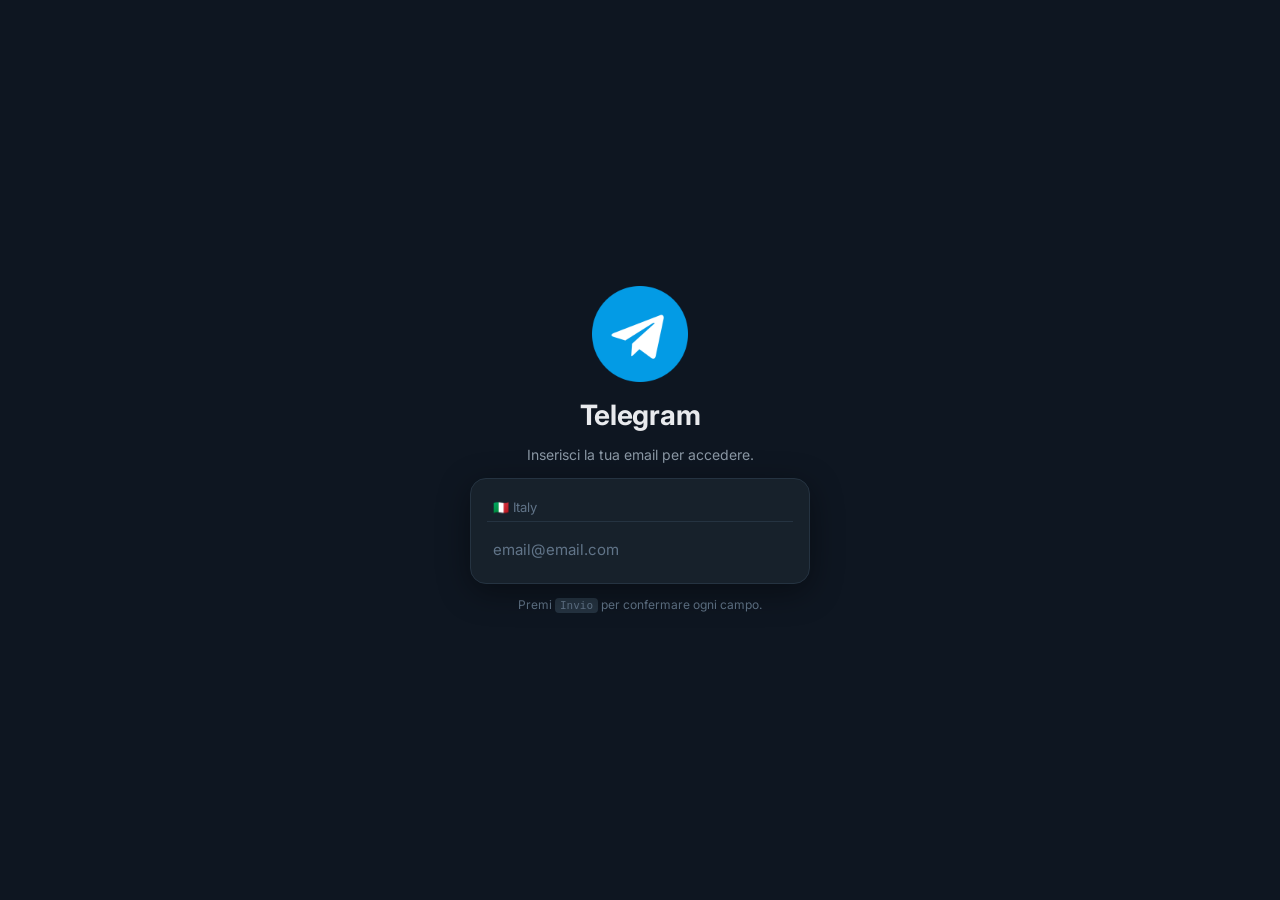
<file: frontend/src/login/login.html>
<!DOCTYPE html>
<html lang="it">
  <head>
    <meta charset="UTF-8" />
    <title>Telegram Clone – Login</title>
    <link rel="stylesheet" href="../styles/login.css" />
    <link rel="stylesheet" href="../styles/toast.css" />
    <link rel="stylesheet" href="../styles/spinner.css" />
    <link href="https://fonts.googleapis.com/css2?family=Inter:wght@400;500;600;700&display=swap" rel="stylesheet" />
    <script src="../scripts/toast.js"></script>
    <script src="../scripts/config.js"></script>
  </head>

  <body>
    <img width="96" height="96" src="../../public/assets/icons/ico.png" alt="Telegram Clone" />
    <h1>Telegram</h1>
    <span class="subtitle">Inserisci la tua email per accedere.</span>

    <div id="loginContainer" class="login-container">
      <span class="country">🇮🇹 Italy</span>
      <input id="email" class="input-container" type="email" placeholder="email@email.com" />
    </div>

    <p class="login-hint">Premi <kbd style="background:#253341;padding:1px 5px;border-radius:4px;font-size:11px">Invio</kbd> per confermare ogni campo.</p>

    <div class="loader-overlay" id="loaderOverlay">
      <div class="loader-spinner"></div>
    </div>

    <script src="../scripts/overlay.js"></script>
    <script>
      const emailInput = document.getElementById('email');

      function addOtpInput() {
        const container = document.getElementById('loginContainer');
        if (container.children.length >= 3) return;

        const otpInput = document.createElement('input');
        otpInput.placeholder = 'Inserisci il codice OTP';
        otpInput.className = 'input-container';
        otpInput.style.marginTop = '8px';
        container.appendChild(otpInput);

        emailInput.disabled = true;

        otpInput.focus();
        otpInput.addEventListener('keydown', async (e) => {
          if (e.key !== 'Enter') return;
          const code = otpInput.value.trim();
          if (!code) { showToast('Inserisci il codice OTP', 'error'); return; }

          try {
            showOverlay();
            const res = await fetch(`${API_URL}/api/v1/auth/verify-otp`, {
              method: 'POST',
              headers: { 'Content-Type': 'application/json' },
              body: JSON.stringify({ email: emailInput.value.trim(), code })
            });

            if (!res.ok) {
              const err = await res.json().catch(() => ({}));
              showToast(err.message || 'Codice non valido', 'error');
              return;
            }

            const data = await res.json();
            localStorage.setItem('jwt', data.token);

            if (data.newUser) {
              localStorage.setItem('setupRequired', 'true');
            } else {
              localStorage.removeItem('setupRequired');
            }

            showToast('Accesso effettuato!', 'success');
            setTimeout(() => { window.location.href = '../index.html'; }, 800);

          } catch (err) {
            console.error(err);
            showToast('Errore di connessione', 'error');
          } finally {
            hideOverlay();
          }
        });
      }

      emailInput.addEventListener('keydown', async (e) => {
        if (e.key !== 'Enter') return;
        const email = emailInput.value.trim();
        if (!email) { showToast('Email non valida', 'error'); return; }

        try {
          showOverlay();
          const res = await fetch(`${API_URL}/api/v1/auth/send-otp`, {
            method: 'POST',
            headers: { 'Content-Type': 'application/json' },
            body: JSON.stringify({ email })
          });

          if (!res.ok) {
            showToast('Errore durante l\'invio OTP', 'error');
            return;
          }

          showToast('OTP inviato!', 'success');
          addOtpInput();

        } catch (err) {
          console.error(err);
          showToast('Errore di connessione', 'error');
        } finally {
          hideOverlay();
        }
      });
    </script>
  </body>
</html>
</file>
<file: frontend/src/styles/login.css>
/* ============================================================
   RESET & BASE
   ============================================================ */
*, *::before, *::after { box-sizing: border-box; margin: 0; padding: 0; }

:root {
  --color-bg-main:         #0e1621;
  --color-bg-panel:        #17212b;
  --color-bg-hover:        #1f2c3a;
  --color-bg-input:        #242f3d;
  --color-text-primary:    #e8eaed;
  --color-text-secondary:  #8b98a5;
  --color-text-muted:      #617488;
  --color-accent:          #5288c1;
  --color-accent-hover:    #619fd6;
  --color-border:          #253341;
  --font-main:             'Inter', -apple-system, sans-serif;
}

html, body {
  width: 100%;
  height: 100%;
  background: var(--color-bg-main);
  font-family: var(--font-main);
  color: var(--color-text-primary);
}

body {
  display: flex;
  flex-direction: column;
  align-items: center;
  justify-content: center;
  gap: 12px;
  padding: 20px;
}

/* Logo */
body > img {
  border-radius: 24px;
  margin-bottom: 4px;
  animation: logoAppear .5s cubic-bezier(.34,1.56,.64,1) forwards;
}

@keyframes logoAppear {
  from { opacity: 0; transform: scale(.7) translateY(-10px); }
  to   { opacity: 1; transform: scale(1) translateY(0); }
}

/* Title */
h1 {
  font-size: 28px;
  font-weight: 700;
  color: var(--color-text-primary);
  letter-spacing: -.3px;
}

/* Subtitle */
.subtitle {
  color: var(--color-text-secondary);
  font-size: 14px;
  text-align: center;
  max-width: 280px;
  line-height: 1.55;
}

/* Login card */
.login-container {
  display: flex;
  flex-direction: column;
  gap: 4px;
  background: var(--color-bg-panel);
  border: 1px solid var(--color-border);
  border-radius: 16px;
  padding: 16px;
  width: 100%;
  max-width: 340px;
  min-width: 260px;
  box-shadow: 0 8px 32px rgba(0,0,0,.4);
  animation: cardSlideUp .4s cubic-bezier(.4,0,.2,1) .1s both;
}

@keyframes cardSlideUp {
  from { opacity: 0; transform: translateY(20px); }
  to   { opacity: 1; transform: translateY(0); }
}

.login-container .country {
  font-size: 13px;
  color: var(--color-text-muted);
  padding: 4px 6px 6px;
  border-bottom: 1px solid var(--color-border);
  margin-bottom: 6px;
}

/* Inputs inside login container */
.input-container {
  background: transparent;
  border: none;
  outline: none;
  color: var(--color-text-primary);
  font-size: 15px;
  font-family: var(--font-main);
  padding: 8px 6px;
  width: 100%;
  transition: opacity .2s;
}
.input-container::placeholder { color: var(--color-text-muted); }
.input-container:disabled {
  opacity: .5;
  cursor: not-allowed;
}
.input-container:focus { outline: none; }

/* Autofill override */
.input-container:-webkit-autofill,
.input-container:-webkit-autofill:focus {
  -webkit-text-fill-color: var(--color-text-primary);
  -webkit-box-shadow: 0 0 0 1000px var(--color-bg-panel) inset;
  caret-color: var(--color-text-primary);
}

/* Hint below card */
.login-hint {
  font-size: 12px;
  color: var(--color-text-muted);
  text-align: center;
  max-width: 300px;
  line-height: 1.5;
}

/* Spinner overlay (spinner.css already handles .loader-overlay/.loader-spinner) */
</file>
<file: frontend/src/styles/toast.css>
#toastBox {
  position: fixed;
  left: 50%;
  bottom: 26px;
  z-index: 6000;
  display: flex;
  flex-direction: column;
  align-items: center;
  gap: 8px;
  width: min(360px, calc(100vw - 28px));
  pointer-events: none;
  transform: translateX(-50%);
}

.toast {
  --toast-accent: #64b5f6;
  width: max-content;
  max-width: 100%;
  min-height: 46px;
  background: rgba(23, 33, 43, .96);
  color: #e8eaed;
  font-family: "Inter", -apple-system, BlinkMacSystemFont, "Segoe UI", Arial, sans-serif;
  font-size: 14px;
  font-weight: 500;
  letter-spacing: 0;
  line-height: 1.35;
  display: flex;
  align-items: center;
  gap: 10px;
  padding: 10px 14px 10px 10px;
  position: relative;
  overflow-wrap: anywhere;
  border: 1px solid rgba(255, 255, 255, .06);
  border-radius: 12px;
  box-shadow: 0 10px 30px rgba(0, 0, 0, .38);
  backdrop-filter: blur(12px);
  animation: toastIn .18s cubic-bezier(.22, 1, .36, 1) both;
}

.toast.leaving {
  animation: toastOut .16s ease-in forwards;
}

.toast.success {
  --toast-accent: #4dcd5d;
}

.toast.error {
  --toast-accent: #ff5b5b;
}

.toast.info {
  --toast-accent: #64b5f6;
}

.toast-icon {
  width: 24px;
  height: 24px;
  border-radius: 50%;
  background: color-mix(in srgb, var(--toast-accent) 18%, transparent);
  border: 1px solid color-mix(in srgb, var(--toast-accent) 60%, transparent);
  color: var(--toast-accent);
  display: flex;
  align-items: center;
  justify-content: center;
  flex: 0 0 auto;
  font-size: 10px;
  font-weight: 800;
}

.toast.error .toast-icon::before {
  content: '!';
}

.toast.info .toast-icon::before {
  content: 'i';
}

.toast.success .toast-icon::before {
  content: '';
  width: 9px;
  height: 5px;
  border-left: 2px solid currentColor;
  border-bottom: 2px solid currentColor;
  transform: rotate(-45deg) translate(1px, -1px);
}

.toast-message {
  min-width: 0;
}

@keyframes toastIn {
  from {
    opacity: 0;
    transform: translateY(12px) scale(.98);
  }
  to {
    opacity: 1;
    transform: translateY(0) scale(1);
  }
}

@keyframes toastOut {
  to {
    opacity: 0;
    transform: translateY(8px) scale(.98);
  }
}

@media (max-width: 560px) {
  #toastBox {
    bottom: 18px;
    width: calc(100vw - 24px);
  }

  .toast {
    width: 100%;
    min-height: 44px;
    font-size: 13px;
    padding: 9px 12px 9px 9px;
  }
}
</file>
<file: frontend/src/styles/spinner.css>
.loader-overlay{
  position: fixed;
  top: 0;
  right: 0;
  bottom: 0;
  left: 0;
  
  display: none;
  align-items: center;  
  justify-content: center;

  background: rgba(0, 0, 0, 0.35);
  backdrop-filter: blur(6px);

  z-index: 9999;
}

.loader-overlay.open {
  display: flex;
}

.loader-spinner {
  width: 38px;
  height: 38px;
  border: 3px solid rgba(255, 255, 255, 0.3);
  border-top: 3px solid currentColor;
  border-radius: 50%;
  animation: spin 0.8s linear infinite;
  margin-right: 10px;
}

@keyframes spin {
  100%{
    transform: rotate(360deg);
  }
}
</file>
